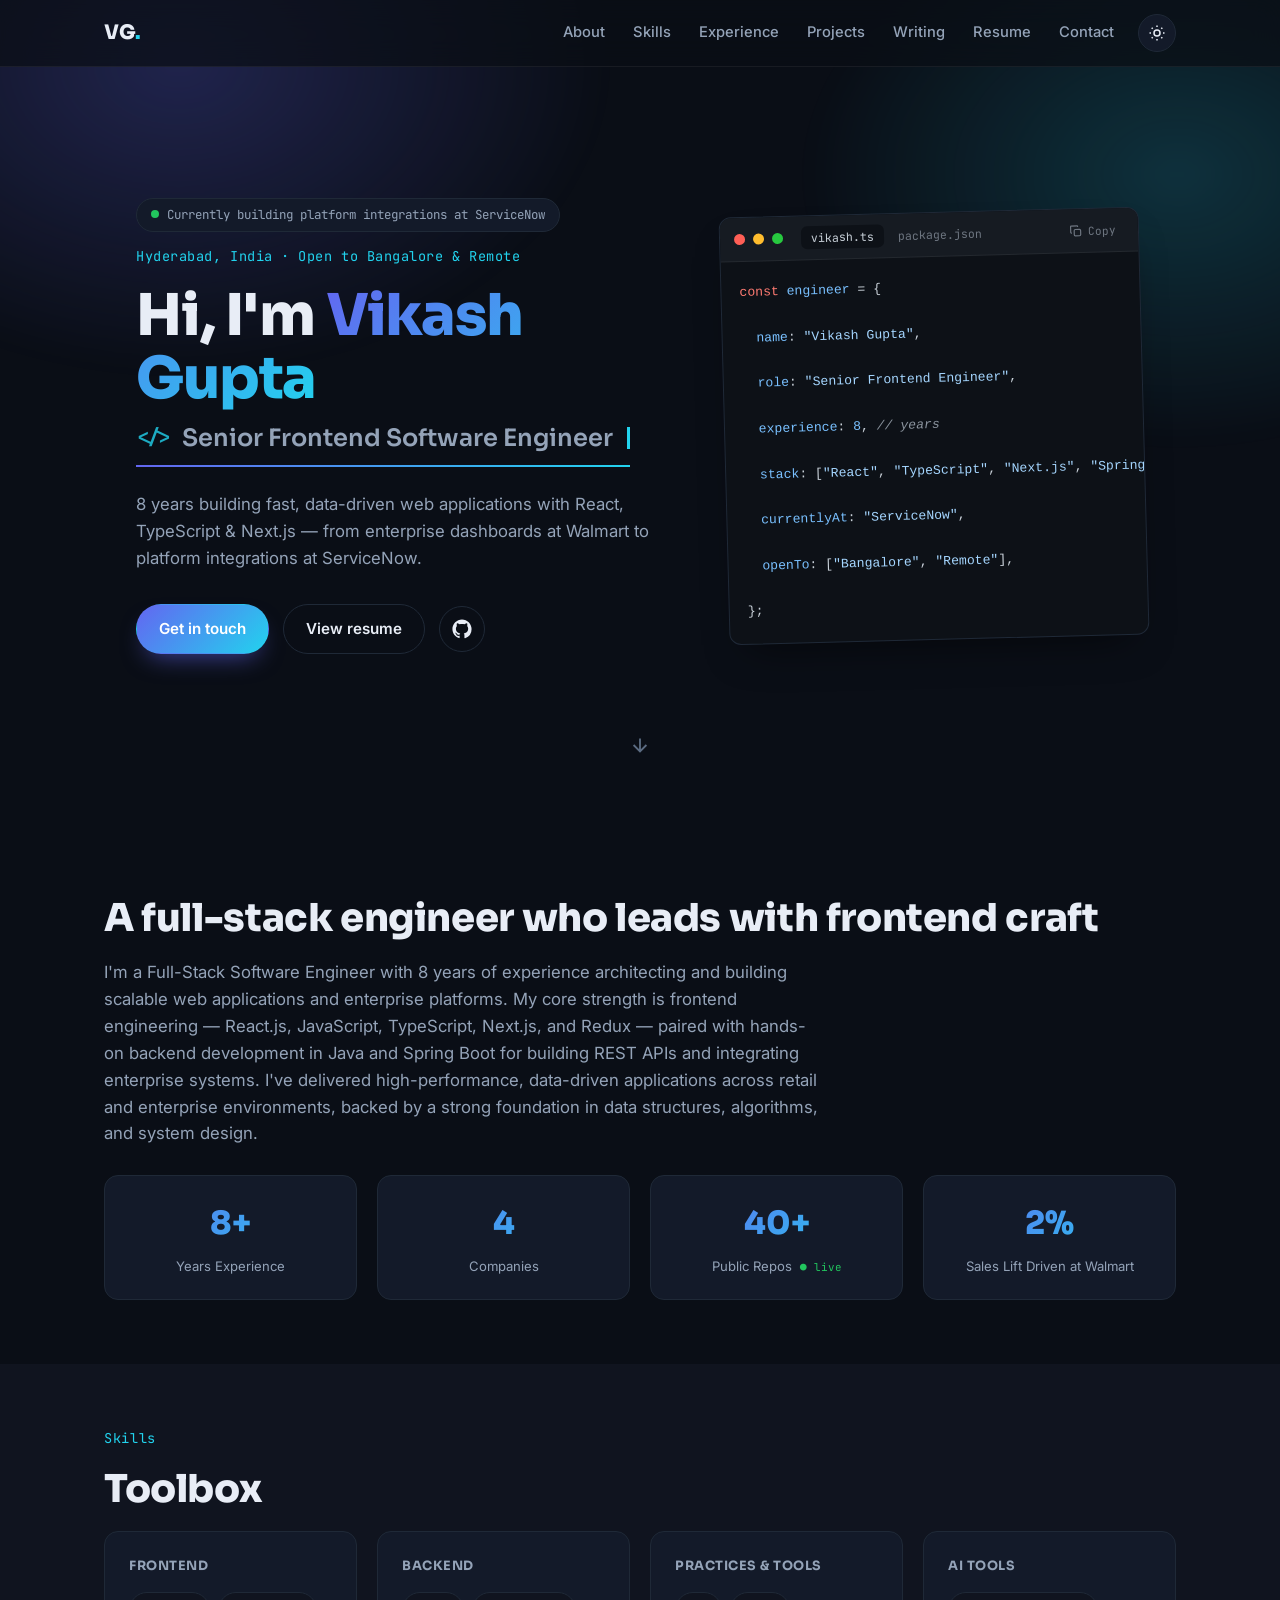
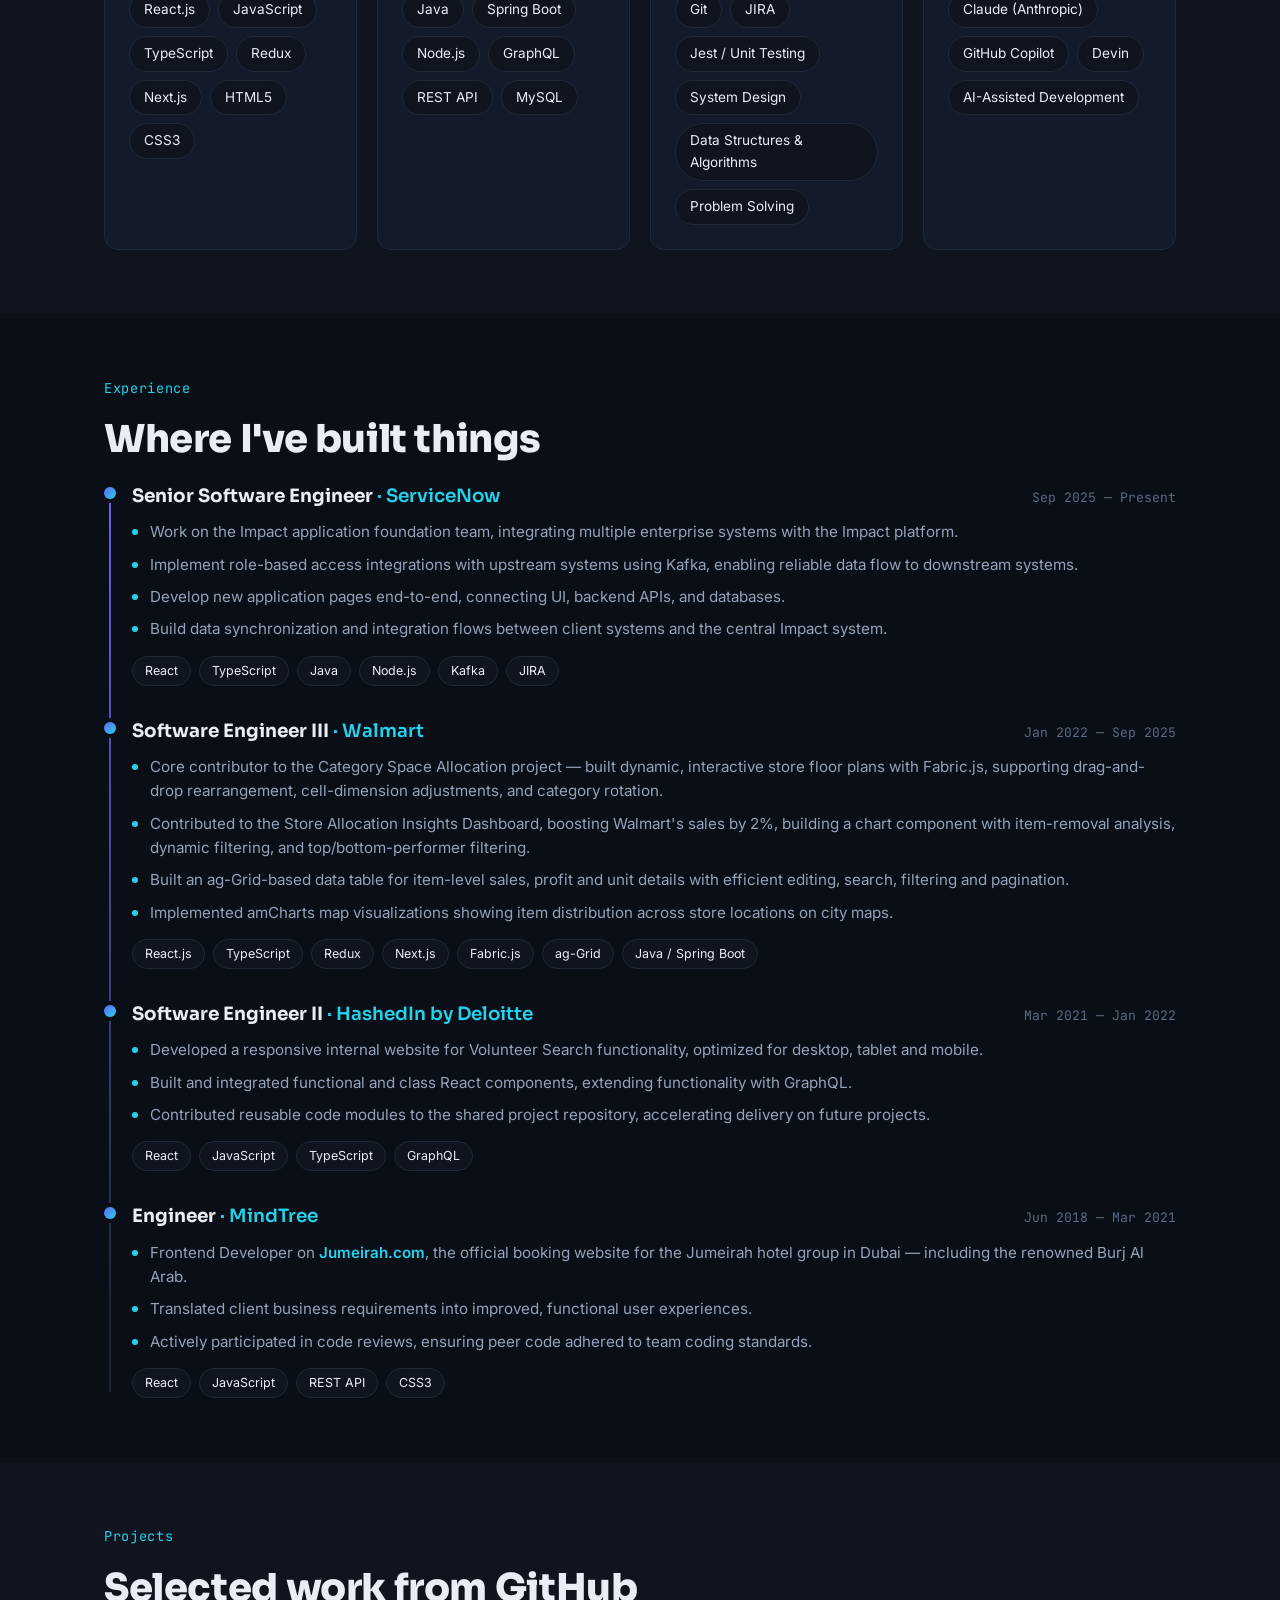
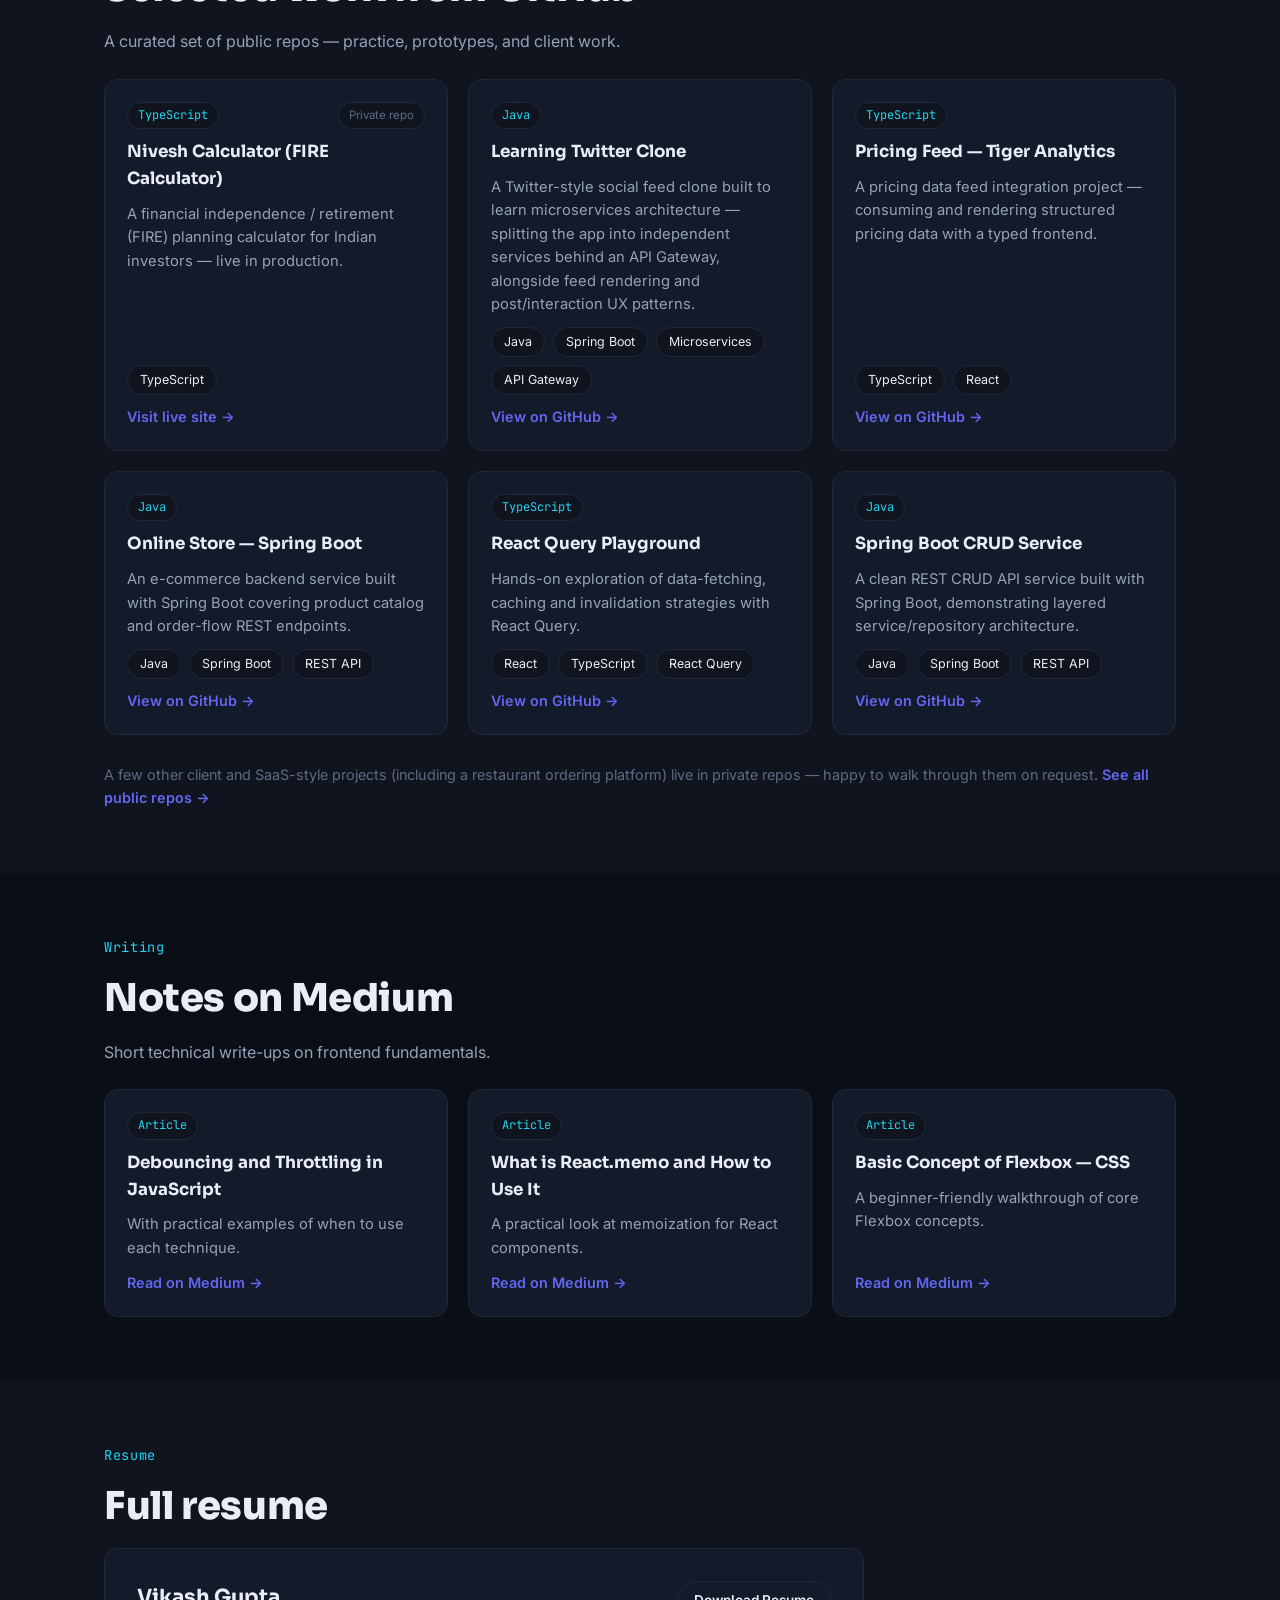
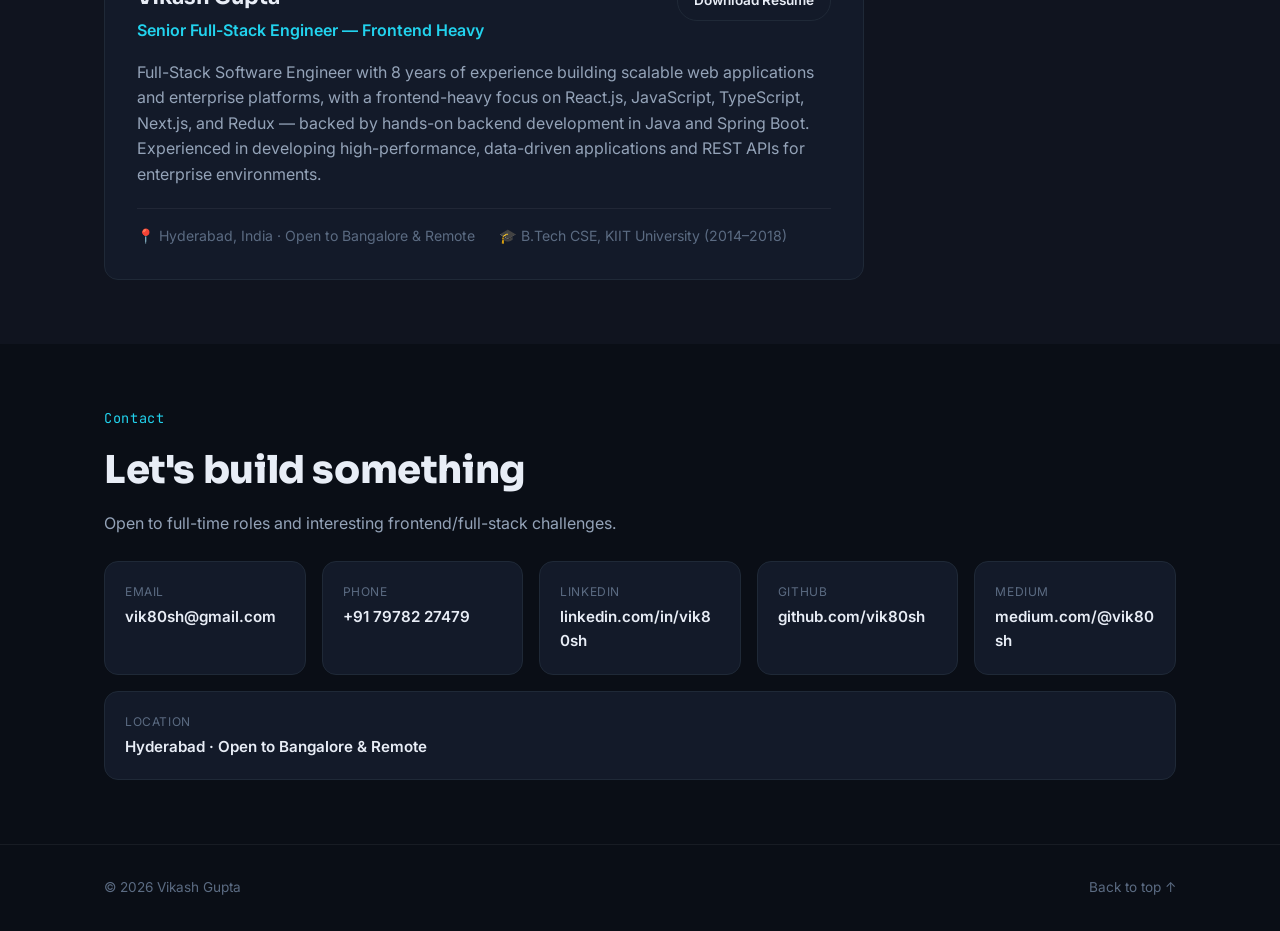
<file: index.html>
<!DOCTYPE html>
<html lang="en" data-theme="dark">
<head>
<meta charset="UTF-8" />
<meta name="viewport" content="width=device-width, initial-scale=1.0" />
<title>Vikash Gupta — Senior Frontend Software Engineer</title>
<meta name="description" content="Vikash Gupta — Senior Frontend Software Engineer with 8 years building React, TypeScript, Next.js and Spring Boot applications." />

<meta property="og:type" content="website" />
<meta property="og:url" content="https://vik80sh.github.io/" />
<meta property="og:title" content="Vikash Gupta — Senior Frontend Software Engineer" />
<meta property="og:description" content="8 years building React, TypeScript &amp; Next.js applications — from enterprise dashboards at Walmart to platform integrations at ServiceNow." />
<meta property="og:image" content="https://vik80sh.github.io/assets/og-image.png" />
<meta name="twitter:card" content="summary_large_image" />
<meta name="twitter:title" content="Vikash Gupta — Senior Frontend Software Engineer" />
<meta name="twitter:description" content="8 years building React, TypeScript &amp; Next.js applications." />
<meta name="twitter:image" content="https://vik80sh.github.io/assets/og-image.png" />

<link rel="icon" href="data:image/svg+xml,<svg xmlns=%22http://www.w3.org/2000/svg%22 viewBox=%220 0 64 64%22><rect width=%2264%22 height=%2264%22 rx=%2214%22 fill=%22%230a0e16%22/><text x=%2232%22 y=%2242%22 font-family=%22Arial,sans-serif%22 font-size=%2226%22 font-weight=%22700%22 text-anchor=%22middle%22 fill=%22%2322d3ee%22>VG</text></svg>" />
<link rel="preconnect" href="https://fonts.googleapis.com">
<link rel="preconnect" href="https://fonts.gstatic.com" crossorigin>
<link href="https://fonts.googleapis.com/css2?family=Sora:wght@600;700;800&family=Inter:wght@400;500;600;700&family=JetBrains+Mono:wght@400;500&display=swap" rel="stylesheet">
<link rel="stylesheet" href="css/style.css" />
</head>
<body>

<a class="skip-link" href="#main">Skip to content</a>

<div class="scroll-progress" id="scrollProgress" aria-hidden="true"></div>

<header class="nav-wrap" id="navWrap">
  <nav class="nav">
    <a href="#top" class="logo">VG<span class="logo-dot">.</span></a>

    <ul class="nav-links" id="navLinks">
      <li><a href="#about">About</a></li>
      <li><a href="#skills">Skills</a></li>
      <li><a href="#experience">Experience</a></li>
      <li><a href="#projects">Projects</a></li>
      <li><a href="#writing">Writing</a></li>
      <li><a href="#resume">Resume</a></li>
      <li><a href="#contact">Contact</a></li>
    </ul>

    <div class="nav-controls">
      <button class="theme-toggle" id="themeToggle" aria-label="Toggle dark/light theme" title="Toggle theme">
        <svg class="icon-sun" viewBox="0 0 24 24" fill="none" stroke="currentColor" stroke-width="2"><circle cx="12" cy="12" r="4"/><path d="M12 2v2M12 20v2M4.9 4.9l1.4 1.4M17.7 17.7l1.4 1.4M2 12h2M20 12h2M4.9 19.1l1.4-1.4M17.7 6.3l1.4-1.4"/></svg>
        <svg class="icon-moon" viewBox="0 0 24 24" fill="none" stroke="currentColor" stroke-width="2"><path d="M21 12.8A9 9 0 1 1 11.2 3 7 7 0 0 0 21 12.8Z"/></svg>
      </button>
      <button class="menu-toggle" id="menuToggle" aria-label="Toggle navigation menu" aria-expanded="false">
        <span></span><span></span><span></span>
      </button>
    </div>
  </nav>
</header>

<main id="main">

  <!-- HERO -->
  <section class="hero" id="top">
    <div class="hero-bg" aria-hidden="true"></div>
    <div class="container hero-inner">
      <div class="hero-text">
        <p class="status-pill reveal"><span class="status-dot"></span><span class="status-text">Currently building platform integrations at ServiceNow</span></p>
        <p class="eyebrow reveal">Hyderabad, India · Open to Bangalore &amp; Remote</p>
        <h1 class="hero-title reveal">
          Hi, I'm <span class="grad-text">Vikash Gupta</span>
        </h1>
        <h2 class="hero-role reveal"><span class="hero-role-icon" aria-hidden="true">&lt;/&gt;</span><span id="heroRole">Senior Frontend Software Engineer</span><span class="type-cursor" aria-hidden="true"></span></h2>
        <p class="hero-sub reveal" id="heroSub">
          8 years building fast, data-driven web applications with React, TypeScript &amp; Next.js —
          from enterprise dashboards at Walmart to platform integrations at ServiceNow.
        </p>
        <div class="hero-cta reveal">
          <a href="#contact" class="btn btn-primary">Get in touch</a>
          <a href="#resume" class="btn btn-ghost">View resume</a>
          <a href="https://github.com/vik80sh" target="_blank" rel="noopener" class="btn btn-icon" aria-label="GitHub profile">
            <svg viewBox="0 0 24 24" width="20" height="20" fill="currentColor"><path d="M12 .5C5.73.5.5 5.73.5 12c0 5.09 3.29 9.4 7.86 10.94.57.1.79-.25.79-.55v-2.17c-3.2.7-3.88-1.36-3.88-1.36-.52-1.34-1.28-1.7-1.28-1.7-1.05-.72.08-.7.08-.7 1.16.08 1.77 1.2 1.77 1.2 1.03 1.78 2.7 1.26 3.36.96.1-.75.4-1.26.72-1.55-2.55-.29-5.24-1.28-5.24-5.7 0-1.26.45-2.29 1.19-3.1-.12-.29-.52-1.46.11-3.05 0 0 .97-.31 3.18 1.18.92-.26 1.9-.39 2.88-.39.98 0 1.96.13 2.88.39 2.2-1.49 3.17-1.18 3.17-1.18.64 1.59.24 2.76.12 3.05.74.81 1.19 1.84 1.19 3.1 0 4.43-2.7 5.41-5.27 5.7.42.36.78 1.07.78 2.16v3.2c0 .3.22.66.79.55A11.5 11.5 0 0 0 23.5 12C23.5 5.73 18.27.5 12 .5Z"/></svg>
          </a>
        </div>
      </div>

      <div class="hero-code reveal" id="heroCode" aria-hidden="true">
        <div class="code-window">
          <div class="code-window-head">
            <span class="dot red"></span><span class="dot yellow"></span><span class="dot green"></span>
            <div class="code-tabs" role="tablist">
              <button class="code-tab active" data-panel="ts" type="button">vikash.ts</button>
              <button class="code-tab" data-panel="json" type="button">package.json</button>
            </div>
            <button class="code-copy" id="codeCopy" type="button" aria-label="Copy code" title="Copy">
              <svg viewBox="0 0 24 24" width="14" height="14" fill="none" stroke="currentColor" stroke-width="2"><rect x="9" y="9" width="11" height="11" rx="2"/><path d="M5 15H4a1 1 0 0 1-1-1V4a1 1 0 0 1 1-1h10a1 1 0 0 1 1 1v1"/></svg>
              <span class="code-copy-label">Copy</span>
            </button>
          </div>
          <pre class="code-body" data-panel="ts"><code><span class="code-line"><span class="code-kw">const</span> <span class="code-var">engineer</span> = {</span>
<span class="code-line">  <span class="code-key">name</span>: <span class="code-str">"Vikash Gupta"</span>,</span>
<span class="code-line">  <span class="code-key">role</span>: <span class="code-str">"Senior Frontend Engineer"</span>,</span>
<span class="code-line">  <span class="code-key">experience</span>: <span class="code-num">8</span>, <span class="code-comment">// years</span></span>
<span class="code-line">  <span class="code-key">stack</span>: [<span class="code-str">"React"</span>, <span class="code-str">"TypeScript"</span>, <span class="code-str">"Next.js"</span>, <span class="code-str">"Spring Boot"</span>],</span>
<span class="code-line">  <span class="code-key">currentlyAt</span>: <span class="code-str">"ServiceNow"</span>,</span>
<span class="code-line">  <span class="code-key">openTo</span>: [<span class="code-str">"Bangalore"</span>, <span class="code-str">"Remote"</span>],</span>
<span class="code-line">};</span></code></pre>
          <pre class="code-body" data-panel="json" hidden><code><span class="code-line">{</span>
<span class="code-line">  <span class="code-key">"name"</span>: <span class="code-str">"vikash-gupta"</span>,</span>
<span class="code-line">  <span class="code-key">"version"</span>: <span class="code-str">"8.0.0"</span>,</span>
<span class="code-line">  <span class="code-key">"license"</span>: <span class="code-str">"Open-to-Work"</span>,</span>
<span class="code-line">  <span class="code-key">"dependencies"</span>: {</span>
<span class="code-line">    <span class="code-key">"react"</span>: <span class="code-str">"^18.0.0"</span>,</span>
<span class="code-line">    <span class="code-key">"typescript"</span>: <span class="code-str">"^5.0.0"</span>,</span>
<span class="code-line">    <span class="code-key">"next"</span>: <span class="code-str">"^14.0.0"</span>,</span>
<span class="code-line">    <span class="code-key">"spring-boot"</span>: <span class="code-str">"^3.0.0"</span></span>
<span class="code-line">  },</span>
<span class="code-line">  <span class="code-key">"devDependencies"</span>: {</span>
<span class="code-line">    <span class="code-key">"problem-solving"</span>: <span class="code-str">"latest"</span>,</span>
<span class="code-line">    <span class="code-key">"system-design"</span>: <span class="code-str">"latest"</span></span>
<span class="code-line">  }</span>
<span class="code-line">}</span></code></pre>
        </div>
      </div>
    </div>
    <a href="#about" class="scroll-cue" aria-label="Scroll to about section">
      <svg viewBox="0 0 24 24" width="22" height="22" fill="none" stroke="currentColor" stroke-width="2"><path d="M12 5v14M5 12l7 7 7-7"/></svg>
    </a>
  </section>

  <!-- ABOUT -->
  <section class="section" id="about">
    <div class="container">
      <p class="section-tag reveal">About</p>
      <h2 class="section-title reveal">A full-stack engineer who leads with frontend craft</h2>
      <p class="about-text reveal" id="aboutText">
        I'm a Full-Stack Software Engineer with 8 years of experience architecting and building scalable
        web applications and enterprise platforms. My core strength is frontend engineering — React.js, JavaScript,
        TypeScript, Next.js, and Redux — paired with hands-on backend development in Java and Spring Boot for building
        REST APIs and integrating enterprise systems. I've delivered high-performance, data-driven applications across
        retail and enterprise environments, backed by a strong foundation in data structures, algorithms, and system design.
      </p>

      <div class="stats reveal">
        <div class="stat">
          <span class="stat-num">8+</span>
          <span class="stat-label">Years Experience</span>
        </div>
        <div class="stat">
          <span class="stat-num">4</span>
          <span class="stat-label">Companies</span>
        </div>
        <div class="stat">
          <span class="stat-num" id="statRepos">40+</span>
          <span class="stat-label">Public Repos <span class="live-badge" id="liveBadge" hidden>● live</span></span>
        </div>
        <div class="stat">
          <span class="stat-num">2%</span>
          <span class="stat-label">Sales Lift Driven at Walmart</span>
        </div>
      </div>
    </div>
  </section>

  <!-- SKILLS -->
  <section class="section alt" id="skills">
    <div class="container">
      <p class="section-tag reveal">Skills</p>
      <h2 class="section-title reveal">Toolbox</h2>

      <div class="skills-grid">
        <div class="skill-card reveal primary-emphasis" data-group="frontend">
          <h3>Frontend</h3>
          <div class="chips">
            <span class="chip">React.js</span>
            <span class="chip">JavaScript</span>
            <span class="chip">TypeScript</span>
            <span class="chip">Redux</span>
            <span class="chip">Next.js</span>
            <span class="chip">HTML5</span>
            <span class="chip">CSS3</span>
          </div>
        </div>

        <div class="skill-card reveal secondary-emphasis" data-group="backend">
          <h3>Backend</h3>
          <div class="chips">
            <span class="chip">Java</span>
            <span class="chip">Spring Boot</span>
            <span class="chip">Node.js</span>
            <span class="chip">GraphQL</span>
            <span class="chip">REST API</span>
            <span class="chip">MySQL</span>
          </div>
        </div>

        <div class="skill-card reveal">
          <h3>Practices &amp; Tools</h3>
          <div class="chips">
            <span class="chip">Git</span>
            <span class="chip">JIRA</span>
            <span class="chip">Jest / Unit Testing</span>
            <span class="chip">System Design</span>
            <span class="chip">Data Structures &amp; Algorithms</span>
            <span class="chip">Problem Solving</span>
          </div>
        </div>

        <div class="skill-card reveal">
          <h3>AI Tools</h3>
          <div class="chips">
            <span class="chip">Claude (Anthropic)</span>
            <span class="chip">GitHub Copilot</span>
            <span class="chip">Devin</span>
            <span class="chip">AI-Assisted Development</span>
          </div>
        </div>
      </div>
    </div>
  </section>

  <!-- EXPERIENCE -->
  <section class="section" id="experience">
    <div class="container">
      <p class="section-tag reveal">Experience</p>
      <h2 class="section-title reveal">Where I've built things</h2>

      <div class="timeline">

        <article class="tl-item reveal">
          <div class="tl-dot"></div>
          <div class="tl-content">
            <div class="tl-head">
              <h3>Senior Software Engineer <span class="tl-company">· ServiceNow</span></h3>
              <span class="tl-date">Sep 2025 — Present</span>
            </div>
            <ul>
              <li>Work on the Impact application foundation team, integrating multiple enterprise systems with the Impact platform.</li>
              <li>Implement role-based access integrations with upstream systems using Kafka, enabling reliable data flow to downstream systems.</li>
              <li>Develop new application pages end-to-end, connecting UI, backend APIs, and databases.</li>
              <li>Build data synchronization and integration flows between client systems and the central Impact system.</li>
            </ul>
            <div class="chips small">
              <span class="chip">React</span><span class="chip">TypeScript</span><span class="chip">Java</span><span class="chip">Node.js</span><span class="chip">Kafka</span><span class="chip">JIRA</span>
            </div>
          </div>
        </article>

        <article class="tl-item reveal">
          <div class="tl-dot"></div>
          <div class="tl-content">
            <div class="tl-head">
              <h3>Software Engineer III <span class="tl-company">· Walmart</span></h3>
              <span class="tl-date">Jan 2022 — Sep 2025</span>
            </div>
            <ul>
              <li>Core contributor to the Category Space Allocation project — built dynamic, interactive store floor plans with Fabric.js, supporting drag-and-drop rearrangement, cell-dimension adjustments, and category rotation.</li>
              <li>Contributed to the Store Allocation Insights Dashboard, boosting Walmart's sales by 2%, building a chart component with item-removal analysis, dynamic filtering, and top/bottom-performer filtering.</li>
              <li>Built an ag-Grid-based data table for item-level sales, profit and unit details with efficient editing, search, filtering and pagination.</li>
              <li>Implemented amCharts map visualizations showing item distribution across store locations on city maps.</li>
            </ul>
            <div class="chips small">
              <span class="chip">React.js</span><span class="chip">TypeScript</span><span class="chip">Redux</span><span class="chip">Next.js</span><span class="chip">Fabric.js</span><span class="chip">ag-Grid</span><span class="chip">Java / Spring Boot</span>
            </div>
          </div>
        </article>

        <article class="tl-item reveal">
          <div class="tl-dot"></div>
          <div class="tl-content">
            <div class="tl-head">
              <h3>Software Engineer II <span class="tl-company">· HashedIn by Deloitte</span></h3>
              <span class="tl-date">Mar 2021 — Jan 2022</span>
            </div>
            <ul>
              <li>Developed a responsive internal website for Volunteer Search functionality, optimized for desktop, tablet and mobile.</li>
              <li>Built and integrated functional and class React components, extending functionality with GraphQL.</li>
              <li>Contributed reusable code modules to the shared project repository, accelerating delivery on future projects.</li>
            </ul>
            <div class="chips small">
              <span class="chip">React</span><span class="chip">JavaScript</span><span class="chip">TypeScript</span><span class="chip">GraphQL</span>
            </div>
          </div>
        </article>

        <article class="tl-item reveal">
          <div class="tl-dot"></div>
          <div class="tl-content">
            <div class="tl-head">
              <h3>Engineer <span class="tl-company">· MindTree</span></h3>
              <span class="tl-date">Jun 2018 — Mar 2021</span>
            </div>
            <ul>
              <li>Frontend Developer on <a href="https://www.jumeirah.com/en" target="_blank" rel="noopener">Jumeirah.com</a>, the official booking website for the Jumeirah hotel group in Dubai — including the renowned Burj Al Arab.</li>
              <li>Translated client business requirements into improved, functional user experiences.</li>
              <li>Actively participated in code reviews, ensuring peer code adhered to team coding standards.</li>
            </ul>
            <div class="chips small">
              <span class="chip">React</span><span class="chip">JavaScript</span><span class="chip">REST API</span><span class="chip">CSS3</span>
            </div>
          </div>
        </article>

      </div>
    </div>
  </section>

  <!-- PROJECTS -->
  <section class="section alt" id="projects">
    <div class="container">
      <p class="section-tag reveal">Projects</p>
      <h2 class="section-title reveal">Selected work from GitHub</h2>
      <p class="section-sub reveal">A curated set of public repos — practice, prototypes, and client work.</p>

      <div class="projects-grid">

        <article class="project-card reveal">
          <div class="project-top">
            <span class="project-lang">TypeScript</span>
            <span class="project-private">Private repo</span>
          </div>
          <h3>Nivesh Calculator (FIRE Calculator)</h3>
          <p>A financial independence / retirement (FIRE) planning calculator for Indian investors — live in production.</p>
          <div class="chips small"><span class="chip">TypeScript</span></div>
          <a href="https://www.niveshcalculator.com/" target="_blank" rel="noopener" class="project-link">Visit live site →</a>
        </article>

        <article class="project-card reveal">
          <div class="project-top">
            <span class="project-lang">Java</span>
          </div>
          <h3>Learning Twitter Clone</h3>
          <p>A Twitter-style social feed clone built to learn microservices architecture — splitting the app into independent services behind an API Gateway, alongside feed rendering and post/interaction UX patterns.</p>
          <div class="chips small"><span class="chip">Java</span><span class="chip">Spring Boot</span><span class="chip">Microservices</span><span class="chip">API Gateway</span></div>
          <a href="https://github.com/vik80sh/Learning-Twitter-Clone" target="_blank" rel="noopener" class="project-link">View on GitHub →</a>
        </article>

        <article class="project-card reveal">
          <div class="project-top">
            <span class="project-lang">TypeScript</span>
          </div>
          <h3>Pricing Feed — Tiger Analytics</h3>
          <p>A pricing data feed integration project — consuming and rendering structured pricing data with a typed frontend.</p>
          <div class="chips small"><span class="chip">TypeScript</span><span class="chip">React</span></div>
          <a href="https://github.com/vik80sh/pricing-feed-Tiger-Analytics" target="_blank" rel="noopener" class="project-link">View on GitHub →</a>
        </article>

        <article class="project-card reveal">
          <div class="project-top">
            <span class="project-lang">Java</span>
          </div>
          <h3>Online Store — Spring Boot</h3>
          <p>An e-commerce backend service built with Spring Boot covering product catalog and order-flow REST endpoints.</p>
          <div class="chips small"><span class="chip">Java</span><span class="chip">Spring Boot</span><span class="chip">REST API</span></div>
          <a href="https://github.com/vik80sh/Online-Store-Spring-boot" target="_blank" rel="noopener" class="project-link">View on GitHub →</a>
        </article>

        <article class="project-card reveal">
          <div class="project-top">
            <span class="project-lang">TypeScript</span>
          </div>
          <h3>React Query Playground</h3>
          <p>Hands-on exploration of data-fetching, caching and invalidation strategies with React Query.</p>
          <div class="chips small"><span class="chip">React</span><span class="chip">TypeScript</span><span class="chip">React Query</span></div>
          <a href="https://github.com/vik80sh/react-query" target="_blank" rel="noopener" class="project-link">View on GitHub →</a>
        </article>

        <article class="project-card reveal">
          <div class="project-top">
            <span class="project-lang">Java</span>
          </div>
          <h3>Spring Boot CRUD Service</h3>
          <p>A clean REST CRUD API service built with Spring Boot, demonstrating layered service/repository architecture.</p>
          <div class="chips small"><span class="chip">Java</span><span class="chip">Spring Boot</span><span class="chip">REST API</span></div>
          <a href="https://github.com/vik80sh/Java_Spring_Boot_CRUD" target="_blank" rel="noopener" class="project-link">View on GitHub →</a>
        </article>


      </div>

      <p class="projects-note reveal">
        A few other client and SaaS-style projects (including a restaurant ordering platform) live in private
        repos — happy to walk through them on request.
        <a href="https://github.com/vik80sh?tab=repositories" target="_blank" rel="noopener">See all public repos →</a>
      </p>
    </div>
  </section>

  <!-- WRITING -->
  <section class="section" id="writing">
    <div class="container">
      <p class="section-tag reveal">Writing</p>
      <h2 class="section-title reveal">Notes on Medium</h2>
      <p class="section-sub reveal">Short technical write-ups on frontend fundamentals.</p>

      <div class="projects-grid">
        <a href="https://medium.com/@vik80sh/debounce-and-throttle-in-javascript-with-examples-f0958f1e4b3c" target="_blank" rel="noopener" class="project-card reveal">
          <div class="project-top"><span class="project-lang">Article</span></div>
          <h3>Debouncing and Throttling in JavaScript</h3>
          <p>With practical examples of when to use each technique.</p>
          <span class="project-link">Read on Medium →</span>
        </a>
        <a href="https://medium.com/@vik80sh/what-is-react-memo-and-how-to-use-it-cdeab4b08db6" target="_blank" rel="noopener" class="project-card reveal">
          <div class="project-top"><span class="project-lang">Article</span></div>
          <h3>What is React.memo and How to Use It</h3>
          <p>A practical look at memoization for React components.</p>
          <span class="project-link">Read on Medium →</span>
        </a>
        <a href="https://medium.com/@vik80sh/basic-concept-of-flexbox-css-e63b9f4d4329" target="_blank" rel="noopener" class="project-card reveal">
          <div class="project-top"><span class="project-lang">Article</span></div>
          <h3>Basic Concept of Flexbox — CSS</h3>
          <p>A beginner-friendly walkthrough of core Flexbox concepts.</p>
          <span class="project-link">Read on Medium →</span>
        </a>
      </div>
    </div>
  </section>

  <!-- RESUME -->
  <section class="section alt" id="resume">
    <div class="container">
      <p class="section-tag reveal">Resume</p>
      <h2 class="section-title reveal">Full resume</h2>

      <div class="resume-card reveal">
        <div class="resume-card-head">
          <div>
            <h3>Vikash Gupta</h3>
            <p class="resume-role" id="resumeRole">Senior FrontEnd Software Engineer</p>
          </div>
          <div class="resume-actions">
            <a class="btn btn-ghost btn-small" href="assets/resume/Vikash_Gupta_8Y_Exp_Full_Stack.pdf" download>Download Resume</a>
          </div>
        </div>
        <p class="resume-summary" id="resumeSummary">
          Senior FrontEnd Software Engineer with 8 years of experience building scalable web applications and
          enterprise platforms. Strong expertise in React.js, JavaScript, TypeScript, Next.js, and Redux, with
          practical experience in Java and Spring Boot. Experienced in developing high-performance, data-driven
          applications and REST APIs for enterprise environments.
        </p>
        <div class="resume-meta">
          <span>📍 Hyderabad, India · Open to Bangalore &amp; Remote</span>
          <span>🎓 B.Tech CSE, KIIT University (2014–2018)</span>
        </div>
      </div>
    </div>
  </section>

  <!-- CONTACT -->
  <section class="section" id="contact">
    <div class="container">
      <p class="section-tag reveal">Contact</p>
      <h2 class="section-title reveal">Let's build something</h2>
      <p class="section-sub reveal">Open to full-time roles and interesting frontend/full-stack challenges.</p>

      <div class="contact-grid reveal">
        <a href="mailto:vik80sh@gmail.com" class="contact-card">
          <span class="contact-label">Email</span>
          <span class="contact-value">vik80sh@gmail.com</span>
        </a>
        <a href="tel:+917978227479" class="contact-card">
          <span class="contact-label">Phone</span>
          <span class="contact-value">+91 79782 27479</span>
        </a>
        <a href="https://linkedin.com/in/vik80sh" target="_blank" rel="noopener" class="contact-card">
          <span class="contact-label">LinkedIn</span>
          <span class="contact-value">linkedin.com/in/vik80sh</span>
        </a>
        <a href="https://github.com/vik80sh" target="_blank" rel="noopener" class="contact-card">
          <span class="contact-label">GitHub</span>
          <span class="contact-value">github.com/vik80sh</span>
        </a>
        <a href="https://medium.com/@vik80sh" target="_blank" rel="noopener" class="contact-card">
          <span class="contact-label">Medium</span>
          <span class="contact-value">medium.com/@vik80sh</span>
        </a>
        <div class="contact-card">
          <span class="contact-label">Location</span>
          <span class="contact-value">Hyderabad · Open to Bangalore &amp; Remote</span>
        </div>
      </div>
    </div>
  </section>

</main>

<footer class="footer">
  <div class="container footer-inner">
    <span>© <span id="year"></span> Vikash Gupta</span>
    <a href="#top">Back to top ↑</a>
  </div>
</footer>

<script src="js/script.js"></script>
</body>
</html>
</file>
<file: css/style.css>
/* ---------- Tokens ---------- */
:root {
  --font-heading: 'Sora', 'Inter', sans-serif;
  --font-body: 'Inter', system-ui, sans-serif;
  --font-mono: 'JetBrains Mono', monospace;

  --radius: 14px;
  --radius-sm: 8px;
  --max-width: 1120px;

  --accent: #6366f1;
  --accent-2: #22d3ee;
  --accent-grad: linear-gradient(135deg, #6366f1 0%, #22d3ee 100%);
}

:root[data-theme="dark"] {
  --bg: #0a0e16;
  --bg-elevated: #10141f;
  --bg-card: #131a29;
  --bg-card-hover: #161e30;
  --text: #e8edf6;
  --text-dim: #94a3b8;
  --text-faint: #5b6b82;
  --border: #1f2937;
  --border-soft: rgba(255,255,255,0.06);
  --shadow: 0 20px 40px -20px rgba(0,0,0,0.6);
  --nav-bg: rgba(10, 14, 22, 0.72);
}

:root[data-theme="light"] {
  --bg: #f7f9fc;
  --bg-elevated: #ffffff;
  --bg-card: #ffffff;
  --bg-card-hover: #f2f5fb;
  --text: #101828;
  --text-dim: #4b5768;
  --text-faint: #8a94a6;
  --border: #e6eaf0;
  --border-soft: rgba(16,24,40,0.06);
  --shadow: 0 20px 40px -20px rgba(16,24,40,0.18);
  --nav-bg: rgba(247, 249, 252, 0.75);
}

/* ---------- Reset ---------- */
* { margin: 0; padding: 0; box-sizing: border-box; }
html { scroll-behavior: smooth; }
html, body { width: 100%; }
body {
  background: var(--bg);
  color: var(--text);
  font-family: var(--font-body);
  line-height: 1.6;
  -webkit-font-smoothing: antialiased;
  transition: background-color .3s ease, color .3s ease;
}
img { max-width: 100%; display: block; }
a { color: inherit; text-decoration: none; }
ul { list-style: none; }
button { font-family: inherit; cursor: pointer; }

.container {
  max-width: var(--max-width);
  margin: 0 auto;
  padding: 0 24px;
}

.skip-link {
  position: absolute; left: -9999px; top: 0;
  background: var(--accent); color: #fff; padding: 10px 16px; border-radius: 0 0 8px 0; z-index: 200;
}
.skip-link:focus { left: 0; }

/* ---------- Scroll progress ---------- */
.scroll-progress {
  position: fixed; top: 0; left: 0;
  height: 3px; width: 0%;
  background: var(--accent-grad);
  z-index: 200;
  transition: width .1s linear;
}

/* ---------- Nav ---------- */
.nav-wrap {
  position: fixed; top: 0; left: 0; right: 0; z-index: 100;
  background: var(--nav-bg);
  backdrop-filter: blur(14px);
  -webkit-backdrop-filter: blur(14px);
  border-bottom: 1px solid var(--border-soft);
}

@media (max-width: 640px) {
  .nav-wrap {
    /* backdrop-filter is the least reliable part of this on mobile WebKit;
       fall back to a solid background so the header never renders blank. */
    background: var(--bg);
    backdrop-filter: none;
    -webkit-backdrop-filter: none;
  }
}
.nav {
  max-width: var(--max-width);
  margin: 0 auto;
  padding: 14px 24px;
  display: flex;
  align-items: center;
  gap: 24px;
}
.logo {
  font-family: var(--font-heading);
  font-weight: 800;
  font-size: 1.25rem;
  letter-spacing: -0.02em;
}
.logo-dot { color: var(--accent-2); }

.nav-links {
  display: flex;
  gap: 28px;
  margin-left: auto;
  font-size: 0.92rem;
  font-weight: 500;
}
.nav-links a {
  color: var(--text-dim);
  transition: color .2s ease;
  position: relative;
}
.nav-links a:hover { color: var(--text); }

.nav-controls {
  display: flex;
  align-items: center;
  gap: 12px;
}

.theme-toggle {
  border: 1px solid var(--border);
  background: var(--bg-card);
  color: var(--text);
  width: 38px; height: 38px;
  border-radius: 50%;
  display: flex; align-items: center; justify-content: center;
  transition: border-color .2s ease;
}
.theme-toggle svg { width: 18px; height: 18px; }
.icon-moon { display: none; }
:root[data-theme="light"] .icon-sun { display: none; }
:root[data-theme="light"] .icon-moon { display: block; }

.menu-toggle {
  display: none;
  flex-direction: column;
  justify-content: center;
  gap: 5px;
  width: 38px; height: 38px;
  border: 1px solid var(--border);
  background: var(--bg-card);
  border-radius: 8px;
}
.menu-toggle span {
  display: block; height: 2px; width: 18px; margin: 0 auto;
  background: var(--text);
  border-radius: 2px;
  transition: transform .25s ease, opacity .25s ease;
}
.menu-toggle.open span:nth-child(1) { transform: translateY(7px) rotate(45deg); }
.menu-toggle.open span:nth-child(2) { opacity: 0; }
.menu-toggle.open span:nth-child(3) { transform: translateY(-7px) rotate(-45deg); }

/* ---------- Hero ---------- */
.hero {
  position: relative;
  min-height: 88vh;
  display: flex;
  align-items: center;
  padding: 100px 0 40px;
  overflow: hidden;
}
.hero-bg {
  position: absolute; inset: -20% -10%;
  background:
    radial-gradient(40% 40% at 20% 20%, rgba(99,102,241,0.25), transparent 70%),
    radial-gradient(35% 35% at 85% 30%, rgba(34,211,238,0.18), transparent 70%);
  filter: blur(10px);
  z-index: 0;
  pointer-events: none;
}
.hero-inner {
  position: relative; z-index: 1;
  max-width: 760px;
  display: flex;
  flex-direction: column;
  gap: 32px;
}
.hero-text { min-width: 0; }
.hero-code { display: none; }

@media (min-width: 1100px) {
  .hero-inner {
    max-width: var(--max-width);
    flex-direction: row;
    align-items: center;
    justify-content: space-between;
    gap: 48px;
  }
  .hero-text { max-width: 540px; flex-shrink: 0; }
  .hero-code { display: block; flex-shrink: 0; }
}

.status-pill {
  display: inline-flex;
  align-items: flex-start;
  gap: 8px;
  max-width: 100%;
  font-family: var(--font-mono);
  font-size: 0.78rem;
  color: var(--text-dim);
  background: var(--bg-card);
  border: 1px solid var(--border);
  padding: 6px 14px;
  border-radius: 999px;
  margin-bottom: 14px;
}
.status-text { min-width: 0; }
.status-dot {
  width: 8px; height: 8px; border-radius: 50%;
  flex-shrink: 0;
  margin-top: 0.4em;
  background: #22c55e;
  box-shadow: 0 0 0 0 rgba(34,197,94,0.6);
  animation: pulse-dot 2s infinite;
}
@keyframes pulse-dot {
  0% { box-shadow: 0 0 0 0 rgba(34,197,94,0.55); }
  70% { box-shadow: 0 0 0 6px rgba(34,197,94,0); }
  100% { box-shadow: 0 0 0 0 rgba(34,197,94,0); }
}

.type-cursor {
  display: inline-block;
  width: 3px;
  height: 0.9em;
  background: var(--accent-2);
  margin-left: 4px;
  vertical-align: -0.1em;
  animation: type-blink 1s step-end infinite;
}
@keyframes type-blink { 50% { opacity: 0; } }

.code-window {
  width: 420px;
  max-width: 100%;
  background: #0d1117;
  border: 1px solid var(--border);
  border-radius: 12px;
  overflow: hidden;
  box-shadow: var(--shadow);
  transform: rotate(-1.5deg);
  transition: transform .4s ease;
}
.code-window:hover { transform: rotate(0deg) translateY(-4px); }
.code-window-head {
  display: flex;
  align-items: center;
  gap: 8px;
  padding: 10px 14px;
  background: #161b22;
  border-bottom: 1px solid rgba(255,255,255,0.06);
}
.code-window-head .dot { width: 11px; height: 11px; border-radius: 50%; flex-shrink: 0; }
.dot.red { background: #ff5f56; }
.dot.yellow { background: #ffbd2e; }
.dot.green { background: #27c93f; }

.code-tabs { display: flex; gap: 4px; margin-left: 10px; }
.code-tab {
  border: none;
  background: transparent;
  color: #6e7681;
  font-family: var(--font-mono);
  font-size: 0.72rem;
  padding: 4px 10px;
  border-radius: 6px;
  transition: background .2s ease, color .2s ease;
}
.code-tab.active { background: #0d1117; color: #c9d1d9; }
.code-tab:not(.active):hover { color: #9aa4b2; }

.code-copy {
  display: flex;
  align-items: center;
  gap: 5px;
  margin-left: auto;
  border: none;
  background: transparent;
  color: #6e7681;
  font-family: var(--font-mono);
  font-size: 0.7rem;
  padding: 4px 8px;
  border-radius: 6px;
  transition: color .2s ease, background .2s ease;
}
.code-copy:hover { color: #c9d1d9; background: #0d1117; }
.code-copy.copied { color: #22c55e; }

.code-body {
  margin: 0;
  padding: 20px 18px;
  font-family: var(--font-mono);
  font-size: 0.82rem;
  line-height: 1.7;
  color: #c9d1d9;
  overflow-x: auto;
}
.code-line {
  display: block;
  opacity: 0;
  transform: translateY(6px);
  transition: opacity .35s ease, transform .35s ease;
}
.hero-code.visible .code-line { opacity: 1; transform: translateY(0); }
.code-line:nth-child(1) { transition-delay: .05s; }
.code-line:nth-child(2) { transition-delay: .10s; }
.code-line:nth-child(3) { transition-delay: .15s; }
.code-line:nth-child(4) { transition-delay: .20s; }
.code-line:nth-child(5) { transition-delay: .25s; }
.code-line:nth-child(6) { transition-delay: .30s; }
.code-line:nth-child(7) { transition-delay: .35s; }
.code-line:nth-child(8) { transition-delay: .40s; }
.code-line:nth-child(9) { transition-delay: .45s; }
.code-line:nth-child(10) { transition-delay: .50s; }
.code-line:nth-child(11) { transition-delay: .55s; }
.code-line:nth-child(12) { transition-delay: .60s; }
.code-line:nth-child(13) { transition-delay: .65s; }
.code-line:nth-child(14) { transition-delay: .70s; }
.code-line:nth-child(15) { transition-delay: .75s; }
.code-kw { color: #ff7b72; }
.code-var { color: #79c0ff; }
.code-key { color: #79c0ff; }
.code-str { color: #a5d6ff; }
.code-num { color: #79c0ff; }
.code-comment { color: #8b949e; font-style: italic; }

.eyebrow {
  font-family: var(--font-mono);
  font-size: 0.85rem;
  color: var(--accent-2);
  letter-spacing: 0.04em;
  margin-bottom: 16px;
}
.hero-title {
  font-family: var(--font-heading);
  font-size: clamp(2.2rem, 6vw, 3.6rem);
  font-weight: 800;
  letter-spacing: -0.02em;
  line-height: 1.1;
  margin-bottom: 8px;
}
.grad-text {
  background: var(--accent-grad);
  -webkit-background-clip: text;
  background-clip: text;
  color: transparent;
}
.hero-role {
  position: relative;
  display: inline-flex;
  align-items: center;
  gap: 10px;
  font-family: var(--font-heading);
  font-size: clamp(1.1rem, 2.4vw, 1.5rem);
  font-weight: 600;
  color: var(--text-dim);
  margin-bottom: 24px;
  padding-bottom: 10px;
}
.hero-role::after {
  content: "";
  position: absolute;
  left: 0; bottom: 0;
  height: 2px;
  width: 0;
  background: var(--accent-grad);
  transition: width 1s ease .5s;
}
.hero-role.visible::after { width: 100%; }
.hero-role-icon {
  font-family: var(--font-mono);
  font-size: 0.85em;
  font-weight: 700;
  color: var(--accent-2);
  opacity: 0.8;
}
.hero-sub {
  font-size: 1.05rem;
  color: var(--text-dim);
  max-width: 620px;
  margin-bottom: 32px;
}
.hero-cta { display: flex; align-items: center; gap: 14px; flex-wrap: wrap; }

.btn {
  display: inline-flex; align-items: center; gap: 8px;
  padding: 12px 22px;
  border-radius: 999px;
  font-weight: 600;
  font-size: 0.95rem;
  border: 1px solid transparent;
  transition: transform .2s ease, box-shadow .2s ease, border-color .2s ease, background .2s ease;
}
.btn-primary {
  background: var(--accent-grad);
  color: #fff;
  box-shadow: 0 12px 24px -10px rgba(99,102,241,0.6);
}
.btn-primary:hover { transform: translateY(-2px); }
.btn-ghost {
  background: transparent;
  border-color: var(--border);
  color: var(--text);
}
.btn-ghost:hover { border-color: var(--accent); color: var(--accent); }
.btn-icon {
  padding: 12px;
  border-radius: 50%;
  border-color: var(--border);
}
.btn-icon:hover { border-color: var(--accent); color: var(--accent); }
.btn-small { padding: 8px 16px; font-size: 0.85rem; }

.scroll-cue {
  position: absolute; bottom: 28px; left: 50%; transform: translateX(-50%);
  color: var(--text-faint);
  animation: bounce 2.2s infinite;
}
@keyframes bounce { 0%,100%{ transform: translate(-50%,0); } 50%{ transform: translate(-50%,8px); } }

/* ---------- Sections ---------- */
.section { padding: 64px 0; }
.section.alt { background: var(--bg-elevated); }
.section-tag {
  font-family: var(--font-mono);
  color: var(--accent-2);
  font-size: 0.85rem;
  letter-spacing: 0.05em;
  margin-bottom: 10px;
}
.section-title {
  font-family: var(--font-heading);
  font-size: clamp(1.7rem, 3.6vw, 2.4rem);
  font-weight: 800;
  letter-spacing: -0.01em;
  margin-bottom: 10px;
}
.section-sub {
  color: var(--text-dim);
  max-width: 620px;
  margin-bottom: 24px;
}
.about-text {
  max-width: 720px;
  color: var(--text-dim);
  font-size: 1.05rem;
  margin-bottom: 28px;
}

/* ---------- Stats ---------- */
.stats {
  display: grid;
  grid-template-columns: repeat(4, 1fr);
  gap: 20px;
}
.stat {
  background: var(--bg-card);
  border: 1px solid var(--border);
  border-radius: var(--radius);
  padding: 22px 18px;
  text-align: center;
}
.stat-num {
  display: block;
  font-family: var(--font-heading);
  font-size: 2rem;
  font-weight: 800;
  background: var(--accent-grad);
  -webkit-background-clip: text; background-clip: text; color: transparent;
}
.stat-label {
  display: block;
  color: var(--text-dim);
  font-size: 0.82rem;
  margin-top: 6px;
}
.live-badge {
  display: inline-block;
  font-family: var(--font-mono);
  font-size: 0.68rem;
  color: #22c55e;
  margin-left: 4px;
}

/* ---------- Skills ---------- */
.skills-grid {
  display: grid;
  grid-template-columns: repeat(auto-fit, minmax(220px, 1fr));
  gap: 20px;
}
.skill-card {
  position: relative;
  background: var(--bg-card);
  border: 1px solid var(--border);
  border-radius: var(--radius);
  padding: 24px;
  transition: transform .25s ease, border-color .25s ease, opacity .25s ease;
}
.skill-card h3 {
  font-family: var(--font-heading);
  font-size: 1rem;
  margin-bottom: 16px;
  color: var(--text-dim);
  text-transform: uppercase;
  letter-spacing: 0.04em;
  font-size: 0.8rem;
}
.chips { display: flex; flex-wrap: wrap; gap: 8px; }
.chip {
  background: var(--bg-elevated);
  border: 1px solid var(--border);
  border-radius: 999px;
  padding: 6px 14px;
  font-size: 0.85rem;
  color: var(--text);
  transition: border-color .2s ease, transform .2s ease;
}
.chip:hover { border-color: var(--accent); transform: translateY(-1px); }
.chips.small .chip { font-size: 0.78rem; padding: 4px 12px; }

.skill-card.secondary-emphasis { opacity: 0.75; }
body[data-view="fullstack"] .skill-card.secondary-emphasis { opacity: 1; }
body[data-view="fullstack"] .skill-card.primary-emphasis .chip,
body[data-view="fullstack"] .skill-card.secondary-emphasis .chip {
  border-color: var(--accent);
}

/* ---------- Timeline ---------- */
.timeline { position: relative; padding-left: 28px; }
.timeline::before {
  content: "";
  position: absolute; left: 5px; top: 6px; bottom: 6px; width: 2px;
  background: linear-gradient(to bottom, var(--accent), var(--border) 90%);
}
.tl-item { position: relative; margin-bottom: 30px; }
.tl-item:last-child { margin-bottom: 0; }
.tl-dot {
  position: absolute; left: -28px; top: 6px;
  width: 12px; height: 12px; border-radius: 50%;
  background: var(--accent-grad);
  box-shadow: 0 0 0 4px var(--bg);
}
.tl-head {
  display: flex; justify-content: space-between; align-items: baseline; flex-wrap: wrap; gap: 6px 16px;
  margin-bottom: 10px;
}
.tl-head h3 {
  font-family: var(--font-heading);
  font-size: 1.15rem;
  font-weight: 700;
}
.tl-company { color: var(--accent-2); font-weight: 600; }
.tl-date {
  font-family: var(--font-mono);
  font-size: 0.82rem;
  color: var(--text-faint);
  white-space: nowrap;
}
.tl-content ul { margin-bottom: 14px; }
.tl-content li {
  position: relative;
  padding-left: 18px;
  color: var(--text-dim);
  margin-bottom: 8px;
  font-size: 0.95rem;
}
.tl-content li a {
  color: var(--accent-2);
  font-weight: 600;
}
.tl-content li a:hover { text-decoration: underline; }
.tl-content li::before {
  content: "";
  position: absolute; left: 0; top: 0.6em;
  width: 6px; height: 6px; border-radius: 50%;
  background: var(--accent-2);
}

/* ---------- Projects ---------- */
.projects-grid {
  display: grid;
  grid-template-columns: repeat(3, 1fr);
  gap: 20px;
}
.project-card {
  position: relative;
  background: var(--bg-card);
  border: 1px solid var(--border);
  border-radius: var(--radius);
  padding: 22px;
  display: flex;
  flex-direction: column;
  gap: 10px;
  transition: transform .25s ease, box-shadow .25s ease, border-color .25s ease;
}
.project-card:hover {
  transform: translateY(-4px);
  border-color: var(--accent);
  box-shadow: var(--shadow);
}
.project-top { display: flex; justify-content: space-between; gap: 8px; }
.project-lang {
  font-family: var(--font-mono);
  font-size: 0.75rem;
  color: var(--accent-2);
  background: var(--bg-elevated);
  border: 1px solid var(--border);
  padding: 3px 10px;
  border-radius: 999px;
}
.project-private {
  font-size: 0.72rem;
  color: var(--text-faint);
  background: var(--bg-elevated);
  border: 1px solid var(--border);
  padding: 3px 10px;
  border-radius: 999px;
  white-space: nowrap;
}
.project-card h3 { font-family: var(--font-heading); font-size: 1.05rem; }
.project-card p { color: var(--text-dim); font-size: 0.92rem; flex-grow: 1; }
.project-link { color: var(--accent); font-weight: 600; font-size: 0.9rem; }
.project-link:hover { text-decoration: underline; }
.projects-note {
  margin-top: 28px;
  color: var(--text-faint);
  font-size: 0.9rem;
}
.projects-note a { color: var(--accent); font-weight: 600; }

/* ---------- Resume ---------- */
.resume-card {
  background: var(--bg-card);
  border: 1px solid var(--border);
  border-radius: var(--radius);
  padding: 32px;
  max-width: 760px;
}
.resume-card-head {
  display: flex; justify-content: space-between; align-items: flex-start; gap: 16px;
  margin-bottom: 16px; flex-wrap: wrap;
}
.resume-card-head h3 { font-family: var(--font-heading); font-size: 1.3rem; }
.resume-actions { display: flex; gap: 10px; flex-wrap: wrap; }
.resume-role { color: var(--accent-2); font-weight: 600; margin-top: 4px; }
.resume-summary { color: var(--text-dim); margin-bottom: 20px; }
.resume-meta {
  display: flex; gap: 24px; flex-wrap: wrap;
  font-size: 0.88rem; color: var(--text-faint);
  border-top: 1px solid var(--border-soft);
  padding-top: 16px;
}

/* ---------- Contact ---------- */
.contact-grid {
  display: grid;
  grid-template-columns: repeat(auto-fit, minmax(180px, 1fr));
  gap: 16px;
}
.contact-card {
  position: relative;
  background: var(--bg-card);
  border: 1px solid var(--border);
  border-radius: var(--radius);
  padding: 20px;
  display: flex;
  flex-direction: column;
  gap: 4px;
  transition: transform .2s ease, border-color .2s ease;
}
.contact-card:hover { transform: translateY(-3px); border-color: var(--accent); }
.contact-card:last-child {
  grid-column: 1 / -1;
}
.contact-label {
  font-size: 0.75rem;
  color: var(--text-faint);
  text-transform: uppercase;
  letter-spacing: 0.05em;
}
.contact-value { font-weight: 600; font-size: 0.95rem; word-break: break-word; }

/* ---------- Footer ---------- */
.footer { padding: 32px 0; border-top: 1px solid var(--border-soft); }
.footer-inner {
  display: flex; justify-content: space-between; align-items: center;
  color: var(--text-faint); font-size: 0.85rem;
}
.footer-inner a:hover { color: var(--accent); }

/* ---------- Reveal animation ---------- */
.reveal {
  opacity: 0;
  transform: translateY(16px);
  transition: opacity .6s ease, transform .6s ease;
}
.reveal.visible { opacity: 1; transform: translateY(0); }

/* ---------- Cursor-spotlight hover (desktop pointer devices only) ---------- */
@media (hover: hover) and (pointer: fine) {
  .project-card::before,
  .skill-card::before,
  .contact-card::before {
    content: "";
    position: absolute;
    inset: 0;
    border-radius: inherit;
    background: radial-gradient(220px circle at var(--x, 50%) var(--y, 50%), rgba(99, 102, 241, 0.16), transparent 70%);
    opacity: 0;
    transition: opacity .3s ease;
    pointer-events: none;
  }
  .project-card:hover::before,
  .skill-card:hover::before,
  .contact-card:hover::before {
    opacity: 1;
  }
}

@media (prefers-reduced-motion: reduce) {
  .reveal { opacity: 1; transform: none; transition: none; }
  html { scroll-behavior: auto; }
  .scroll-cue, .status-dot, .type-cursor { animation: none; }
  .code-window { transition: none; }
}

/* ---------- Responsive ---------- */
@media (max-width: 1024px) {
  .skills-grid { grid-template-columns: repeat(2, 1fr); }
  .projects-grid { grid-template-columns: repeat(2, 1fr); }
  .contact-grid { grid-template-columns: repeat(2, 1fr); }
}

@media (max-width: 860px) {
  .nav-links {
    /* max-height/overflow instead of a percentage transform: translateY(-110%)
       moves the box by 110% of ITS OWN height, but since it starts at
       top:100% (~64px down, not 0), that never fully clears a tall multi-item
       list — the last item peeks back into view above the header. Collapsing
       to 0 height can't overshoot regardless of how many links are in the list. */
    position: absolute;
    top: 100%; left: 0; right: 0;
    background: var(--bg-elevated);
    border-bottom: 1px solid var(--border);
    flex-direction: column;
    padding: 0 24px;
    gap: 16px;
    max-height: 0;
    overflow: hidden;
    transition: max-height .3s ease;
    margin-left: 0;
  }
  .nav-links.open {
    max-height: 70vh;
    overflow-y: auto;
    padding: 20px 24px;
  }
  .menu-toggle { display: flex; }
}

@media (max-width: 640px) {
  .section { padding: 44px 0; }
  .stats { grid-template-columns: repeat(2, 1fr); }
  .skills-grid { grid-template-columns: 1fr; }
  .projects-grid { grid-template-columns: 1fr; }
  .contact-grid { grid-template-columns: 1fr; }
  .hero { padding-top: 100px; min-height: auto; }
  .hero-cta { flex-direction: column; align-items: stretch; }
  .hero-cta .btn { justify-content: center; }
  .tl-head { flex-direction: column; }
  .nav { padding: 12px 16px; }
}

@media print {
  .nav-wrap, .hero, .scroll-cue, footer, #skills, #experience, #projects, #writing, #contact { display: none; }
  #resume { padding: 0; }
  body { background: #fff; color: #000; }
  .resume-card { border: none; box-shadow: none; }
}
</file>
